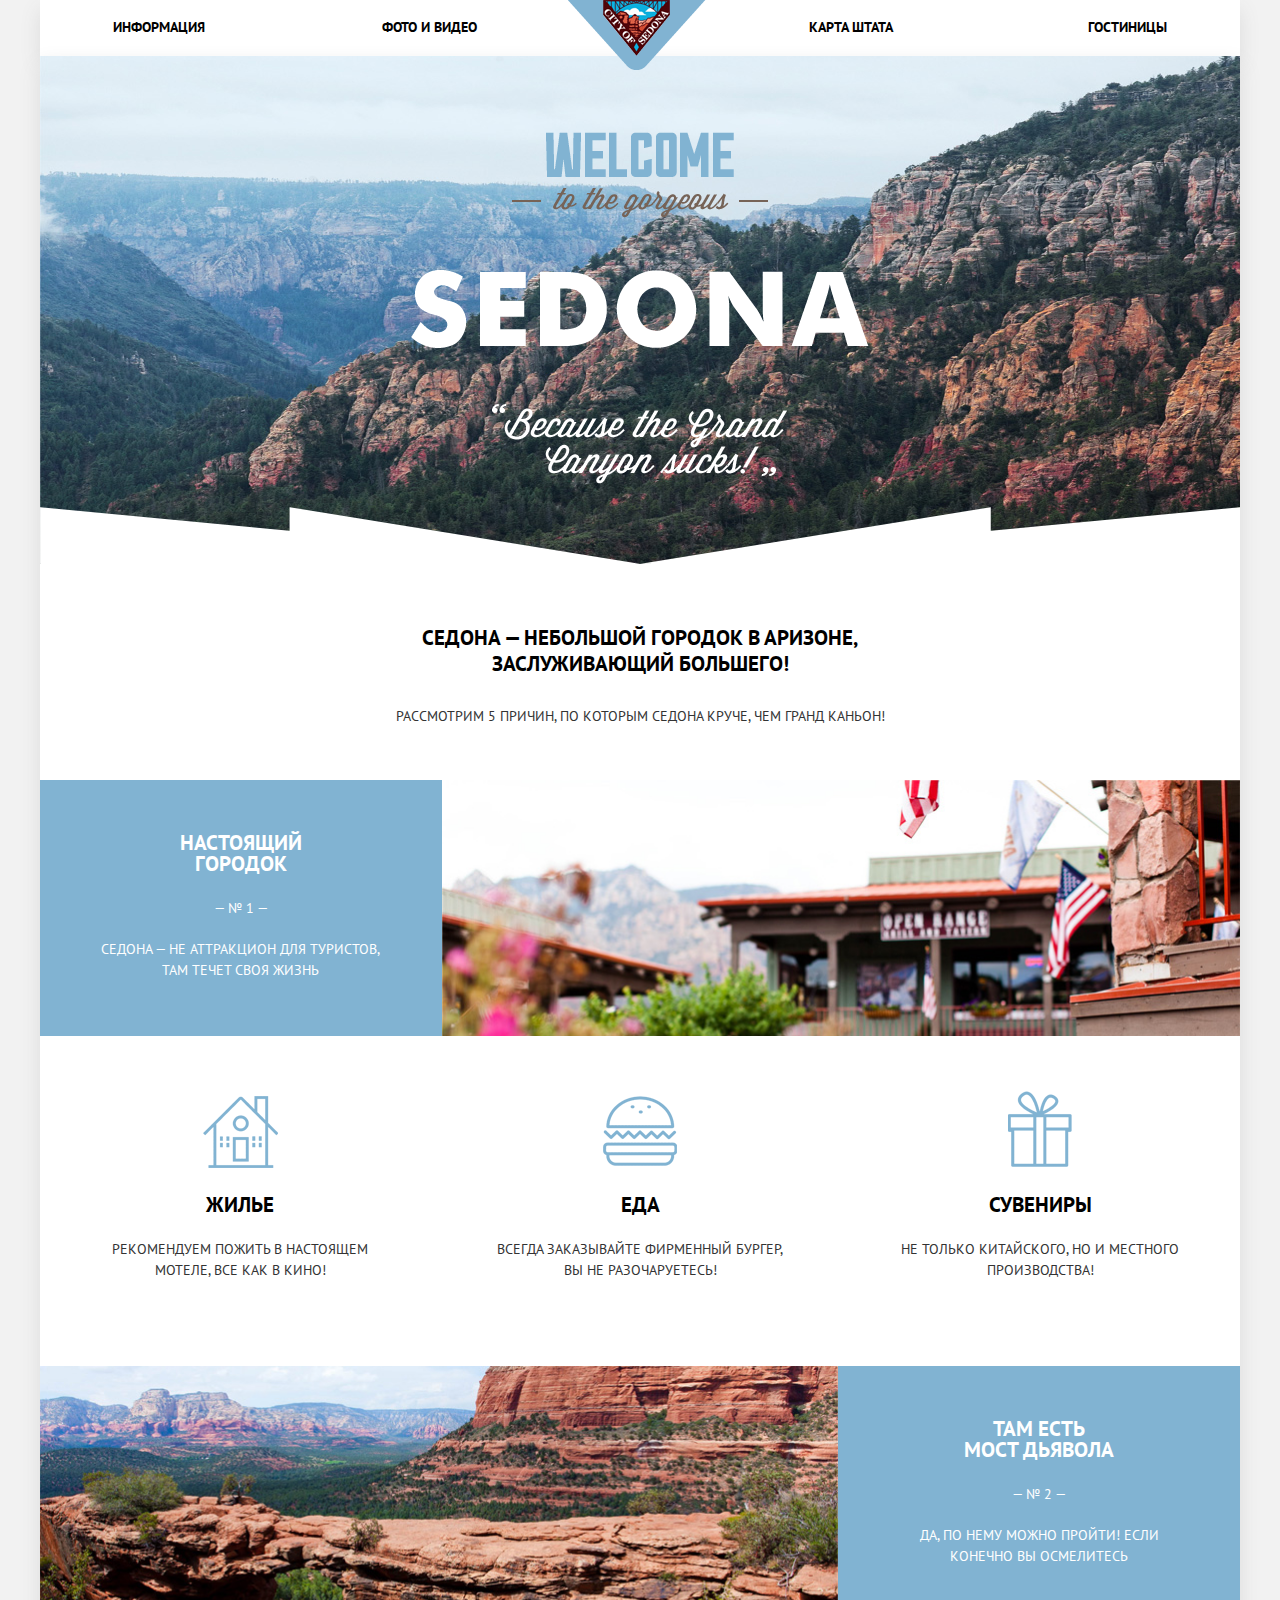
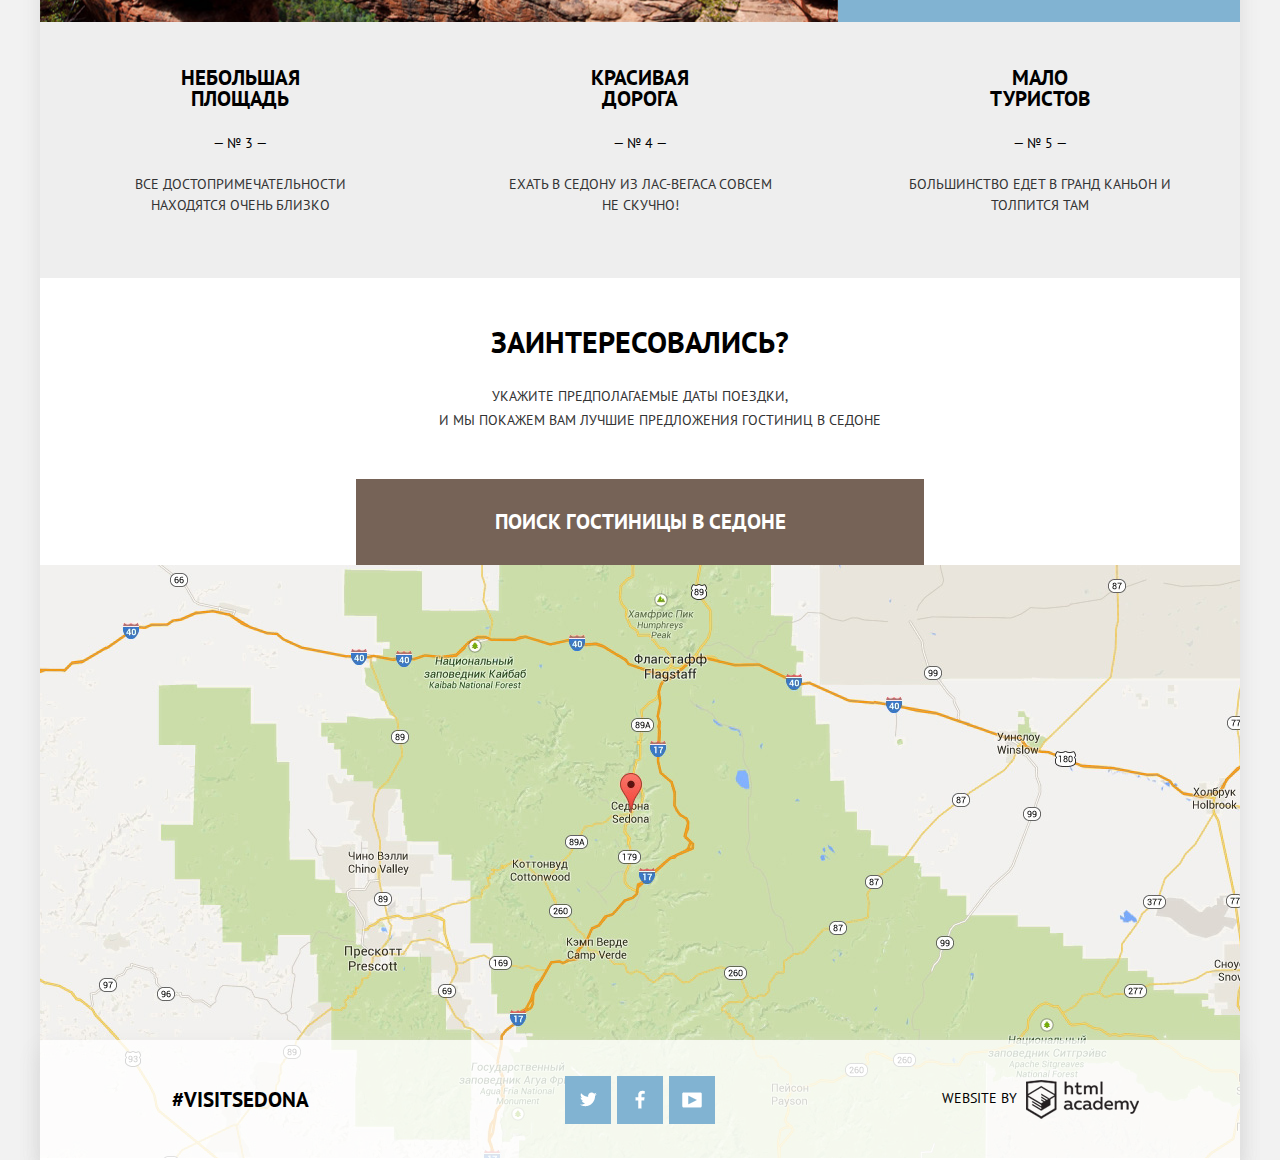
<file: index.html>
<!DOCTYPE html>
<html lang="ru">
  <head>
    <meta charset="utf-8">
    <title>Седона</title>
    <link href="https://fonts.googleapis.com/css?family=PT+Sans:400,700&subset=cyrillic" rel="stylesheet">
    <link href="css/normalize.min.css" rel="stylesheet">
    <link href="css/style.min.css" rel="stylesheet">
  </head>
  <body>
    <div class="container">
      <header class="main-header">
        <nav class="main-navigation">
          <a href="index.html" class="index-logo">
            <img src="img/logo.png" width="138" height="70" alt="Sedona">
          </a>
          <ul class="clearfix">
            <li><a href="#">Информация</a></li>
            <li><a href="#">Фото и видео</a></li>
            <li><a href="#">Карта штата</a></li>
            <li><a href="catalog.html">Гостиницы</a></li>
          </ul>
        </nav>
      </header>
    </div>
    <main class="container">
      <div class="lead">
        <p class="lead-desc">Welcome- to the gorgeous -</p>
        <h1>Sedona</h1>
        <p class="lead-slogan">"Because the Grand Canyon sucks!"</p>
      </div>
      <section class="features clearfix">
        <div class="features-intro">
          <p>Седона — небольшой городок в Аризоне, заслуживающий большего!</p>
          <p class="excerpt">Рассмотрим 5 причин, по которым Седона круче, чем Гранд Каньон!</p>
        </div>
        <div class="sight-wrapper clearfix">
          <div class="feature-sight">
            <p class="features-name">Настоящий городок</p>
            <p class="number">— № 1 —</p>
            <p class="content">Седона — не аттракцион для туристов, там течет своя жизнь</p>
          </div>
          <div class="picture-town">
            <img src="img/real-town.jpg" width="800" height="401" alt="Седона">
          </div>
        </div>
        <div class="feature-joy-wrapper clearfix">
          <div class="feature-joy joy-house">
            <p class="features-name">Жилье</p>
            <p class="text">Рекомендуем пожить в настоящем мотеле, все как в кино!</p>
          </div>
          <div class="feature-joy joy-burger">
            <p class="features-name">Еда</p>
            <p class="text">Всегда заказывайте фирменный бургер, вы не разочаруетесь!</p>
          </div>
          <div class="feature-joy joy-souvenir">
            <p class="features-name">Сувениры</p>
            <p class="text">Не только китайского, но и местного производства!</p>
          </div>
        </div>
        <div class="sight-wrapper clearfix">
          <div class="picture-bridge">
            <img src="img/bridge.jpg" width="800" height="400" alt="Мост дьявола">
          </div>
          <div class="feature-sight">
            <p class="features-name">Там есть мост дьявола</p>
            <p class="number">— № 2 —</p>
            <p class="content">Да, по нему можно пройти! Если конечно вы осмелитесь</p>
          </div>
        </div>
        <div class="feature-plus-wrapper clearfix">
          <div class="feature-plus">
            <p class="features-name">Небольшая площадь</p>
            <p class="number">— № 3 —</p>
            <p class="text">Все достопримечательности находятся очень близко</p>
          </div>
          <div class="feature-plus">
            <p class="features-name">Красивая дорога</p>
            <p class="number">— № 4 —</p>
            <p class="text">Ехать в Седону из Лас-Вегаса совсем не скучно!</p>
          </div>
          <div class="feature-plus">
            <p class="features-name">Мало туристов</p>
            <p class="number">— № 5 —</p>
            <p class="text">Большинство едет в Гранд Каньон и толпится там</p>
          </div>
        </div>
      </section>
      <section class="footer">
        <h2>Заинтересовались?</h2>
        <p class="desc">Укажите предполагаемые даты поездки,
          и мы покажем вам лучшие предложения гостиниц в Седоне</p>
        <section class="find-hotel">
          <button class="find-hotel-btn" type="button">Поиск гостиницы в Cедоне</button>
          <div class="find-hotel-form">
            <form action="#" method="post">
              <p class="arrival">
                <label class="input-subs" for="arrival-date">Дата заезда:</label>
                <input id="arrival-date" type="text" placeholder="24 апреля 2016">
                <span class="icon-calendar">Arrival date</span>
              </p>
              <p class="departure">
                <label class="input-subs" for="departure-date">Дата выезда:</label>
                <input id="departure-date" type="text" placeholder="4 июля  2016">
                <span class="icon-calendar">Departure date</span>
              </p>
              <p>
                <label class="input-subs" for="adults">Взрослые:</label>
                <span class="adults icon-minus">-</span>
                <input id="adults" type="text" name="adults" placeholder="2">
                <span class="adults icon-plus">+</span>
                <label class="input-subs" for="children">Дети:</label>
                <span class="children icon-minus">-</span>
                <input name="children" type="text" id="children" placeholder="0">
                <span class="children icon-plus">+</span>
              </p>
              <button class="quest-btn" type="submit" value="найти">Найти</button>
            </form>
          </div>
        </section>
        <div class="sedona-map" id="sedona-map"></div>
      </section>
    </main>
    <div class="container container-index">
      <footer class="main-footer index-footer clearfix">
        <section class="footer-hashtag">
          <a href="#">#Visitsedona</a>
        </section>
        <section class="footer-social">
          <a class="social-btn social-btn-tw" href="#"><span class="icon-twitter"></span>Твиттер</a>
          <a class="social-btn social-btn-fb" href="#"><span class="icon-facebook"></span>Фейсбук</a>
          <a class="social-btn social-btn-yt" href="#"><span class="icon-youtube"></span>>Ютуб</a>
        </section>
        <section class="footer-copyright">
          <span>Website by</span>
          <a href="https://htmlacademy.ru">Website by HTML Academy></a>
        </section>
      </footer>
    </div>
    <script src="https://api-maps.yandex.ru/2.1/?lang=ru_RU" type="text/javascript" defer></script>
    <script src="js/scripts.min.js" defer></script>
  </body>
</html>
</file>
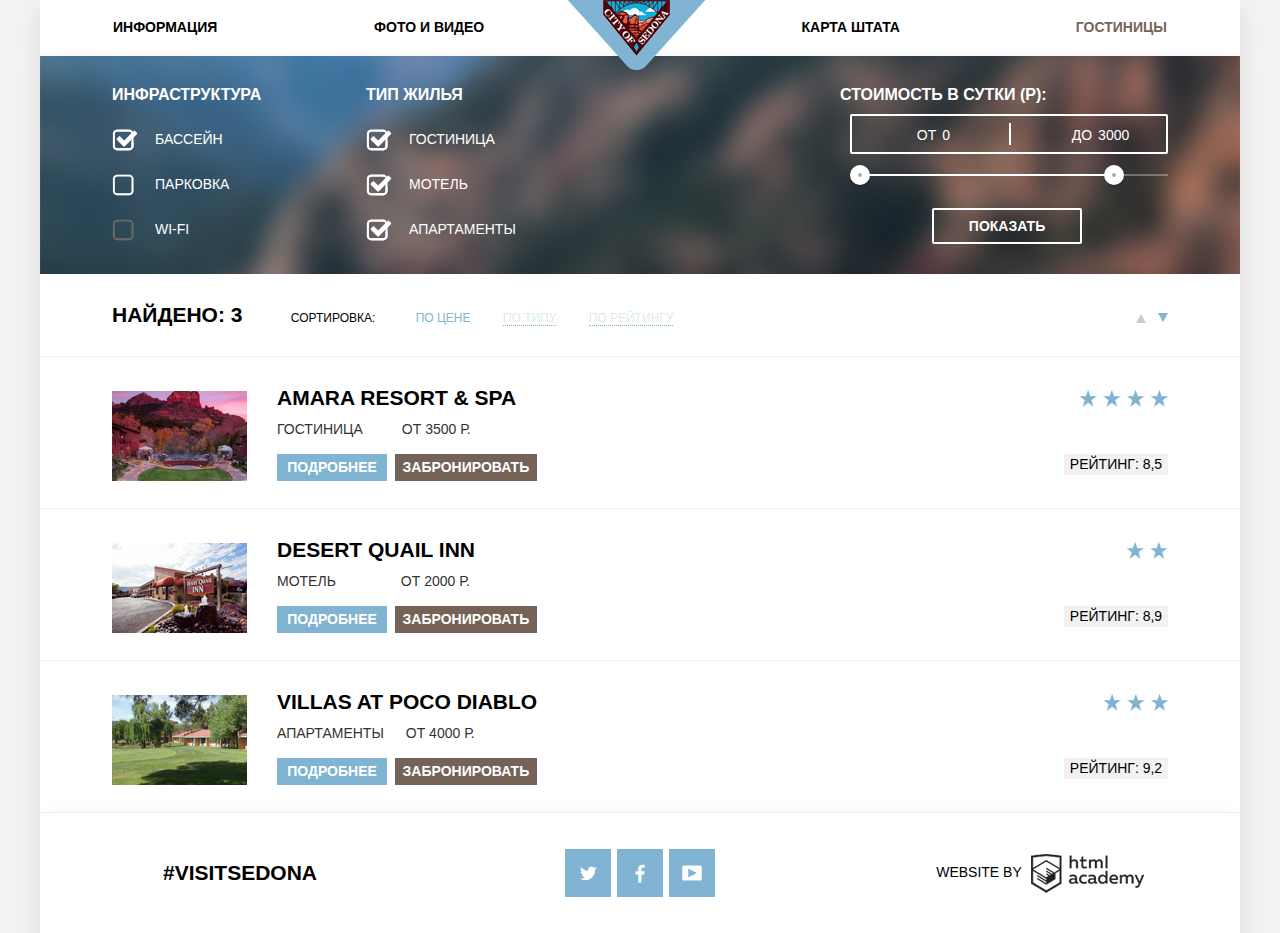
<file: catalog.html>
<!DOCTYPE html>
<html lang="ru">
  <head>
    <meta charset="utf-8">
    <title>Седона</title>
    <link href="css/normalize.min.css" rel="stylesheet">
    <link href="css/style.min.css" rel="stylesheet">
  </head>
  <body class="inner-page">
    <div class="container">
      <header class="main-header">
        <nav class="main-navigation">
          <a href="index.html" class="index-logo">
            <img src="img/logo.png" width="138" height="70" alt="Sedona">
          </a>
          <ul class="clearfix">
            <li><a href="#">Информация</a></li>
            <li><a href="#">Фото и видео</a></li>
            <li><a href="#">Карта штата</a></li>
            <li class="nav-active"><a>Гостиницы</a></li>
          </ul>
        </nav>
      </header>
    </div>
    <main class="container">
      <section class="search clearfix">
        <form class="search-form clearfix" action="#" method="post">
          <div class="search-infrastructure">
            <p class="infrastructure">Инфраструктура</p>
            <p class="pool">
              <input id="pool" type="checkbox" name="infrastructure" value="pool" checked>
              <label for="pool">Бассейн</label>
            </p>
            <p class="parking">
              <input id="parking" type="checkbox" name="infrastructure" value="parking">
              <label for="parking">Парковка</label>
            </p>
            <p class="wi-fi">
              <input id="wi-fi" type="checkbox" name="infrastructure" value="wi-fi" disabled>
              <label for="wi-fi">wi-fi</label>
            </p>
          </div>
          <div class="search-housing">
            <p class="housing">Тип жилья</p>
            <p class="hotel">
              <input id="hotel" type="checkbox" name="housing" value="hotel" checked>
              <label for="hotel">Гостиница</label>
            </p>
            <p class="motel">
              <input id="motel" type="checkbox" name="housing" value="motel" checked>
              <label for="motel">Мотель</label>
            </p>
            <p class="apartment">
              <input id="apartment" type="checkbox" name="housing" value="apartment" checked>
              <label for="apartment">Апартаменты</label>
            </p>
          </div>
          <div class="search-price">
            <div class="filter-range-title">Стоимость в сутки (р):</div>
            <div class="price-controls">
              <label class="min-price">от <input type="text" name="min-price" value="0"></label>
              <label class="max-price">до <input type="text" name="max-price" value="3000"></label>
            </div>
            <div class="range-controls">
              <div class="scale">
                <div class="bar"></div>
              </div>
              <div class="range-toggle range-toggle-min"></div>
              <div class="range-toggle range-toggle-max"></div>
            </div>
            <button class="btn-transparent" type="submit">Показать</button>
          </div>
        </form>
      </section>
      <section class="result clearfix">
        <div class="category">
          <h3>Найдено: 3</h3>
          <span>Сортировка:</span>
          <ul>
            <li>
              <a href="#" class="category-price active">По цене</a>
            </li>
            <li>
              <a href="#" class="category-type">По типу</a>
            </li>
            <li>
              <a href="#" class="category-rating">По рейтингу</a>
            </li>
          </ul>
        </div>
        <div class="sorting">
          <span class="increase">По возрастанию</span>
          <span class="decrease active">По убыванию</span>
        </div>
      </section>
      <article class="quest clearfix">
        <div class="info clearfix">
          <img class="photo" src="img/amara-resort.jpg" width="135" height="90" alt="Amara resort & spa">
          <a href="#" class="hotel-name">Amara resort & spa</a>
          <p>
            <span class="type">Гостиница</span><span class="price-amara">от 3500 р.</span>
          </p>
          <a class="more" href="#">Подробнее</a>
          <a class="reserve" href="#">Забронировать</a>
        </div>
        <div class="rating">
          <img src="img/4stars.png" width="89" height="17" alt="stars">
          <p>Рейтинг: 8,5</p>
        </div>
      </article>
      <article class="quest clearfix">
        <div class="info clearfix">
          <img class="photo" src="img/desert-quail.jpg" width="135" height="90" alt="Desert quail inn">
          <a class="hotel-name" href="#">Desert quail inn</a>
          <p>
            <span class="type">Мотель</span><span class="price-desert">от 2000 р.</span>
          </p>
          <a class="more" href="#">Подробнее</a>
          <a class="reserve" href="#">Забронировать</a>
        </div>
        <div class="rating">
          <img src="img/2stars.png" width="42" height="17" alt="stars">
          <p>Рейтинг: 8,9</p>
        </div>
      </article>
      <article class="quest clearfix">
        <div class="info">
          <img class="photo" src="img/villas-at-poco-diablo.jpg" width="135" height="90" alt="Villas at poco diablo">
          <a class="hotel-name" href="#">Villas at poco diablo</a>
          <p>
            <span class="type">Апартаменты</span><span class="price-villas">от 4000 р.</span>
          </p>
          <a class="more" href="#">Подробнее</a>
          <a class="reserve" href="#">Забронировать</a>
        </div>
        <div class="rating">
          <img src="img/3stars.png" width="65" height="17" alt="stars">
          <p>Рейтинг: 9,2</p>
        </div>
      </article>
    </main>
    <div class="container">
      <footer class="main-footer clearfix">
        <section class="footer-hashtag">
          <a href="#">#Visitsedona</a><span class="valign"></span>
        </section>
        <section class="footer-social">
          <a class="social-btn social-btn-tw" href="#"><span class="icon-twitter"></span>Твиттер</a>
          <a class="social-btn social-btn-fb" href="#"><span class="icon-facebook"></span>Фейсбук</a>
          <a class="social-btn social-btn-yt" href="#"><span class="icon-youtube"></span>>Ютуб</a>
        </section>
        <section class="footer-copyright">
          <span>Website by</span>
          <a href="https://htmlacademy.ru">Website by HTML Academy></a>
        </section>
      </footer>
    </div>
  </body>
</html>
</file>
<file: css/style.min.css>
html,body{font-weight:700;font-size:14px;line-height:21px;font-family:"PT Sans","Arial",sans-serif;color:#000;text-transform:uppercase;background-color:#f2f2f2}img{max-width:100%;height:auto}.container{width:1200px;margin:0 auto;background-color:#fff;box-shadow:0 10px 20px 0 #dbdbdb}.clearfix::after{content:"";display:table;clear:both}.main-navigation{width:100%;padding:0 73px;box-sizing:border-box;position:relative}.main-navigation ul{padding:0;margin:0;list-style:none}.main-navigation li{width:20%;box-sizing:border-box;padding-top:14px;padding-bottom:16px;font-size:14px;line-height:26px;text-align:center;float:left}.main-navigation li:first-child{text-align:left}.main-navigation li:last-child{text-align:right}.main-navigation li:nth-child(2){margin-right:10%}.main-navigation li:nth-child(3){margin-left:10%}.main-navigation a{text-decoration:none;color:#000}.main-navigation a:hover{color:#81b3d2}.main-navigation a:active{color:#D2D2D2}.main-navigation .nav-active a{color:#766357}.main-navigation .nav-active a:hover{color:#604e43}.main-navigation .nav-active a:active{color:#766357}.index-logo{width:145px;height:71px;top:0;left:50%;margin-left:-72.5px;position:absolute}.footer-hashtag,.footer-social,.footer-copyright{float:left;width:33.333333333333%;text-align:center;font-size:0}.footer-hashtag{padding:47px 0}.footer-hashtag a{font-size:21px;line-height:26px;text-decoration:none;color:#000}.footer-social{padding:36px 0}.social-btn{display:inline-block;vertical-align:top;width:46px;height:48px;background-color:#81b3d2;position:relative}.social-btn:hover{background-color:#669ec0}.social-btn:active{background-color:#5496bd}.social-btn-fb{margin:0 6px}.social-btn::before{content:"";position:absolute;top:50%;left:50%;background-image:url(../img/sprite.png);background-repeat:no-repeat}.social-btn-tw::before{margin-top:-7.5px;margin-left:-8.5px;width:17px;height:15px;background-position:-10px -514px}.social-btn:active::before{opacity:.3}.social-btn-fb::before{margin-top:-9.5px;margin-left:-5px;width:10px;height:19px;background-position:-10px -136px}.social-btn-yt::before{margin-top:-8px;margin-left:-10px;width:20px;height:16px;background-position:-10px -549px}.footer-copyright{padding:40.5px 0}.footer-copyright span{display:inline-block;line-height:26px;font-size:14px;vertical-align:top;margin-top:5px}.footer-copyright a{display:inline-block;vertical-align:top;height:39px;width:113px;margin-left:9px;position:relative;font-size:0}.footer-copyright a::before{content:"";position:absolute;top:50%;left:50%;background-image:url(../img/sprite.png);background-repeat:no-repeat;width:113px;height:39px;background-position:-10px -175px;margin-top:-19.5px;margin-left:-56.5px}.footer-copyright a:hover::before{background-position:-10px -293px;margin-top:-19.5px;margin-left:-56.5px}.footer-copyright a:active::before{background-position:-10px -234px;margin-top:-19.5px;margin-left:-56.5px}.lead{min-height:432px;padding-top:76px;font-size:0;background-image:url(../img/triangles.png),url(../img/intro.jpg);background-position:100% 100%,100%;background-size:100% 57px,100% 100%;background-repeat:no-repeat;background-color:#81b3d2}.lead-desc{width:256px;height:86px;background:url(../img/to-welcome.png);margin-left:auto;margin-right:auto}h1{width:458px;height:78px;background-image:url(../img/sedona-title.png);margin-top:52px;margin-left:auto;margin-right:auto}.lead-slogan{width:296px;height:80px;background-image:url(../img/the-grand-canyon.png);margin-top:56px;margin-left:auto;margin-right:auto}.features{padding-bottom:27px}.features-intro{text-align:center;padding:40px 350px 37px}.excerpt{margin-top:26px;font-size:14px}.sight-wrapper{min-height:256px;background-color:#81b3d2}.picture-town{height:256px;width:66.51%;float:right;overflow:hidden}.feature-sight{min-height:256px;width:33.49%;float:left;padding-top:31px;background-color:#81b3d2;text-align:center;padding-left:48px;padding-right:48px;box-sizing:border-box}.number{margin-bottom:20px}.feature-joy-wrapper{min-height:330px}.feature-joy{min-height:330px;width:33.333333333333%;float:left;text-align:center;padding-top:137px;padding-left:55px;padding-right:55px;box-sizing:border-box}.joy-house{background:url(../img/house.png) no-repeat 50% 60px}.joy-burger{background:url(../img/burger.png) no-repeat 50% 60px}.joy-souvenir{background:url(../img/souvenir.png) no-repeat 50% 55px}.features-name{margin-bottom:24px;margin-right:77.5px;margin-left:77.5px}.picture-bridge{height:256px;width:66.51%;float:left}.feature-plus-wrapper{min-height:256px;background-color:#EEE}.feature-plus{min-height:256px;width:33.333333333333%;float:left;padding-top:24px;text-align:center;background-color:#EEE;padding-left:60px;padding-right:60px;box-sizing:border-box}.find-hotel{margin:0 auto;text-align:center;color:inherit}.find-hotel-btn{border:none;height:86px;width:568px;font-size:21px;color:#fff;text-transform:inherit;background-color:#766357;outline:none;position:relative;z-index:2}.find-hotel-form{position:relative;z-index:1;color:inherit}@keyframes move{0%{transform:translateY(-100px)}100%{transform:translateY(0px)}}.hidden{display:none}.move-form{display:block;animation-name:move;animation-duration:1s;animation-fill-mode:forwards;animation-timing-function:ease-out;background:#fff}.find-hotel form{position:absolute;width:568px;left:50%;padding:55px 0;margin-left:-284px;line-height:26px;vertical-align:middle;text-align:center;background-color:#fff;color:inherit;box-shadow:0 20px 30px -25px #000101}.input-subs{display:inline-block;vertical-align:middle;margin-top:10px;font-weight:700}.find-hotel-form p{margin:0}.find-hotel-form input{height:36px;background-color:#f2f2f2;border:none;text-transform:inherit;font-weight:700;vertical-align:top}.find-hotel-form input:hover{background-color:#ebebeb}.find-hotel-form input:focus{background-color:#fff;color:inherit;outline:2px solid #e5e5e5}.find-hotel-form .arrival [type="text"]{margin-left:21px}.find-hotel-form [type="text"]{width:290px;margin-left:18px;margin-bottom:30px;padding-right:41px;padding-left:15px}.arrival .icon-calendar,.departure .icon-calendar{position:absolute;width:21px;height:22px;font-size:0;top:62px;right:63px;background-image:url(../img/sprite.png);background-repeat:no-repeat;width:21px;height:22px;background-position:-10px -10px}.departure .icon-calendar{top:130px}.arrival .icon-calendar:hover,.departure .icon-calendar:hover{width:21px;height:22px;background-position:-10px -94px}.arrival .icon-calendar:active,.departure .icon-calendar:active{width:21px;height:22px;background-position:-10px -52px}.find-hotel-form [name="adults"]{width:38px;margin-left:37px;margin-right:50px;padding:0 38px;color:#000;text-align:center}.find-hotel-form [name="children"]{width:38px;margin-left:22px;margin-bottom:54px;padding:0 38px;color:#000;text-align:center}.children.icon-minus,.adults.icon-minus{position:absolute;width:12px;height:3px;font-size:0;top:208px;background-image:url(../img/sprite.png);background-repeat:no-repeat;width:12px;height:3px;background-position:-10px -352px}.children.icon-minus{right:143px}.adults.icon-minus{left:180px}.children.icon-plus,.adults.icon-plus{position:absolute;width:11px;height:11px;font-size:0;top:204px;background-image:url(../img/sprite.png);background-repeat:no-repeat;width:11px;height:11px;background-position:-10px -421px}.children.icon-plus{right:68px}.adults.icon-plus{left:256px}.children.icon-plus:hover,.adults.icon-plus:hover{width:11px;height:11px;background-position:-10px -483px}.children.icon-plus:active,.adults.icon-plus:active{width:11px;height:11px;background-position:-10px -452px}.children.icon-minus:hover,.adults.icon-minus:hover{width:12px;height:3px;background-position:-10px -398px}.children.icon-minus:active,.adults.icon-minus:active{width:12px;height:3px;background-position:-10px -375px}.quest-btn{width:458px;height:58px;background-color:#81b3d2;font-size:21px;line-height:26px;color:#fff;font-weight:700;text-transform:uppercase;outline:none;border:none}.quest-btn:hover{background-color:#669ec0}.quest-btn:active{background-color:#5496bd;color:#94b9d2}.sedona-map{min-height:595px;background-image:url(../img/map.jpg);background-position:100% 0;background-size:100%;background-repeat:no-repeat;height:595px}.container-index{background-color:transparent}.container-index .index-footer{margin-top:-120px;background-color:rgba(255,255,255,.8);position:relative;z-index:2}.search{background-image:url(../img/intro-blur.jpg);background-position:center center;background-color:#81b3d2;background-size:cover;padding-bottom:10px}.search-form{margin:0 6%}.search-infrastructure{float:left;width:24.05303030303%}.search-housing{width:44.886363636364%;float:left}.search-price{width:31.060606060606%;float:left;margin-top:28px}.infrastructure,.housing{font-size:16px;margin-top:28px;margin-bottom:23px}input[type="checkbox"]{display:none}input[type="checkbox"] + label{display:block;margin:24px 0;padding-left:43px;position:relative;cursor:pointer}input[type="checkbox"] + label::before{content:"";position:absolute;top:0;left:0;background-image:url(../img/sprite.png);background-repeat:no-repeat;width:22px;height:22px;background-position:-10px -585px}input[type="checkbox"]:checked + label::after{content:"";position:absolute;top:0;left:0;background-image:url(../img/sprite.png);background-repeat:no-repeat;width:26px;height:22px;background-position:-10px -711px}input[type="checkbox"]:disabled + label::before{content:"";position:absolute;top:0;left:0;background-image:url(../img/sprite.png);background-repeat:no-repeat;width:22px;height:22px;background-position:-10px -627px}input[type="checkbox"]:checked:disabled + label::after{content:"";position:absolute;top:0;left:0;background-image:url(../img/sprite.png);background-repeat:no-repeat;width:26px;height:22px;background-position:-10px -753px}.filter-range-title{margin-bottom:9px;font-weight:600;font-size:16px;line-height:21px}.price-controls{position:relative;height:36px;margin-bottom:20px;margin-left:3%;font-size:0;border:2px solid #fff;border-radius:2px}.price-controls::after{content:"";position:absolute;top:50%;left:50%;width:2px;height:22px;margin-top:-11px;background:#fff}.price-controls label{display:inline-block;font-size:14px;line-height:38px;vertical-align:top;cursor:pointer;text-align:left}.price-controls .min-price,.price-controls .max-price{width:90px;padding-left:65px}.price-controls input{width:50px;height:38px;margin-top:-1px;color:inherit;font:inherit;background:none;border:none;outline:none;vertical-align:top}.range-controls{position:relative;margin-bottom:32px;margin-left:3%}.range-controls .scale{height:2px;background:rgba(255,255,255,0.3)}.range-controls .bar{width:80%;height:2px;background:#fff}.range-toggle{position:absolute;top:-9px;width:4px;height:4px;background:#ababab;border:8px solid #fff;border-radius:50%;box-shadow:0 2px 1px 0 rgba(0,1,1,0.2);cursor:pointer}.range-toggle:hover{background:#1c4f80}.range-toggle-min{left:0}.range-toggle-max{left:80%}.btn-transparent{display:block;margin-left:28%;padding:6px 35px;font-size:14px;line-height:20px;color:#fff;text-transform:uppercase;background:transparent;border:2px solid #fff;border-radius:2px;outline:none;cursor:pointer}.btn-transparent:hover{color:#000;background:#fff}.category{float:left;width:76%;margin-left:6%}.sorting{float:right;width:12%;margin-right:6%;text-align:right}.sorting span{display:inline-block;vertical-align:top;height:20px;width:14px;margin-top:5px;font-size:0;position:relative}.increase{margin-right:5px}.increase::after{content:"";position:absolute;border:9px solid #ccc;border-right-width:5.5px;border-left-width:5.5px;border-right-color:transparent;border-left-color:transparent;border-top-color:transparent;right:0;bottom:20%}.decrease::after{content:"";position:absolute;border:9px solid #ccc;border-right-width:5.5px;border-left-width:5.5px;border-right-color:transparent;border-left-color:transparent;border-bottom-color:transparent;right:0;top:30%}.decrease:hover::after{border-top-color:#000}.increase:hover::after{border-bottom-color:#000}.decrease:active::after{border-top-color:#81b3d2}.increase:active::after{border-bottom-color:#81b3d2}.decrease.active::after{border-top-color:#81b3d2}.increase.active::after{border-bottom-color:#81b3d2}.quest{border-bottom:1px solid #f2f2f2}.category h3{display:inline-block;margin-top:28px;margin-bottom:28px;margin-right:45px}.category ul{margin:0;padding:0;list-style:none;display:inline-block;position:relative}.category span{margin-right:8px}.category li{display:inline-block;margin-left:29px;text-decoration:none}.category a{text-decoration:none;color:rgba(129,179,210,.3);border-bottom:dotted 1px rgba(129,179,210,1)}.category a.active{border-bottom:none;color:#81b3d2;opacity:1}.category a:hover{text-decoration:none;color:#81b3d2;opacity:1;border-bottom:dotted 1px}.category a:active{text-decoration:none;color:#000;border-bottom:none}.sorting{padding-top:28px}.info{float:left;width:71%;margin-left:6%}.rating{float:right;width:17%;margin-right:6%;text-align:right;position:relative}.quest .photo{float:left;margin-top:34px;margin-bottom:27px;margin-right:30px}.info p{margin-top:0}a.hotel-name{display:inline-block;line-height:26px;font-size:21px;font-weight:700;margin-top:28px;color:#000;margin-bottom:8px;text-decoration:none}a.hotel-name:hover{color:#81b3d2}a.hotel-name:active{color:#D2D2D2}.more,.reserve{display:inline-block;text-align:center;line-height:27px;text-decoration:none;color:#fff}.more{width:110px;background-color:#81b3d2}.more:hover{background-color:#669ec0}.more:active{background-color:rgba(84,150,189,1);color:rgba(255,255,255,.3)}.reserve{width:142px;margin-left:4px;background-color:#766357}.reserve:hover{background-color:#604e43}.reserve:active{background-color:rgba(80,62,51,1);color:rgba(255,255,255,.3)}.price-amara{margin-left:39px}.price-desert{margin-left:65px}.price-villas{margin-left:22px}.rating{min-height:150px}.rating img{margin-top:33px;margin-bottom:27px}.rating p{font-weight:400;background-color:#f2f2f2;width:104px;margin-left:100px;line-height:21px;text-align:center}.features-intro,.features-name,button,.footer-hashtag,h3{font-size:21px}.result{font-size:12px;line-height:18px;border-bottom:1px solid #f2f2f2}.features-intro,button,.footer-hashtag,h3{line-height:26px}h2{font-size:30px;line-height:24px;text-align:center;margin-bottom:30px}.desc{line-height:24px;text-align:center;margin-bottom:47px;white-space:pre-wrap}.footer-copyright span,.number,.content,label,table,.btn,.result span,.result ul{font-weight:400}.excerpt,.text,.desc,article span{color:#333;font-weight:400}.feature-sight,.search{color:#fff}a+span{color:#666}.sprite{background-image:url(../img/sprite.png);background-repeat:no-repeat;display:block}.sprite-ico-calendar{width:21px;height:22px;background-position:-10px -10px}.sprite-ico-calendar-down{width:21px;height:22px;background-position:-10px -52px}.sprite-ico-calendar-hover{width:21px;height:22px;background-position:-10px -94px}.sprite-ico-fb{width:10px;height:19px;background-position:-10px -136px}.sprite-ico-html{width:113px;height:39px;background-position:-10px -175px}.sprite-ico-html-down{width:113px;height:39px;background-position:-10px -234px}.sprite-ico-html-hover{width:113px;height:39px;background-position:-10px -293px}.sprite-ico-minus{width:12px;height:3px;background-position:-10px -352px}.sprite-ico-minus-down{width:12px;height:3px;background-position:-10px -375px}.sprite-ico-minus-hover{width:12px;height:3px;background-position:-10px -398px}.sprite-ico-plus{width:11px;height:11px;background-position:-10px -421px}.sprite-ico-plus-down{width:11px;height:11px;background-position:-10px -452px}.sprite-ico-plus-hover{width:11px;height:11px;background-position:-10px -483px}.sprite-ico-tw{width:17px;height:15px;background-position:-10px -514px}.sprite-ico-yt{width:20px;height:16px;background-position:-10px -549px}.sprite-icon-check-off{width:22px;height:22px;background-position:-10px -585px}.sprite-icon-check-off-disabled{width:22px;height:22px;background-position:-10px -627px}.sprite-icon-check-off-hover{width:22px;height:22px;background-position:-10px -669px}.sprite-icon-check-on{width:26px;height:22px;background-position:-10px -711px}.sprite-icon-check-on-disabled{width:26px;height:22px;background-position:-10px -753px}.sprite-icon-check-on-hover{width:26px;height:22px;background-position:-10px -795px}
</file>
